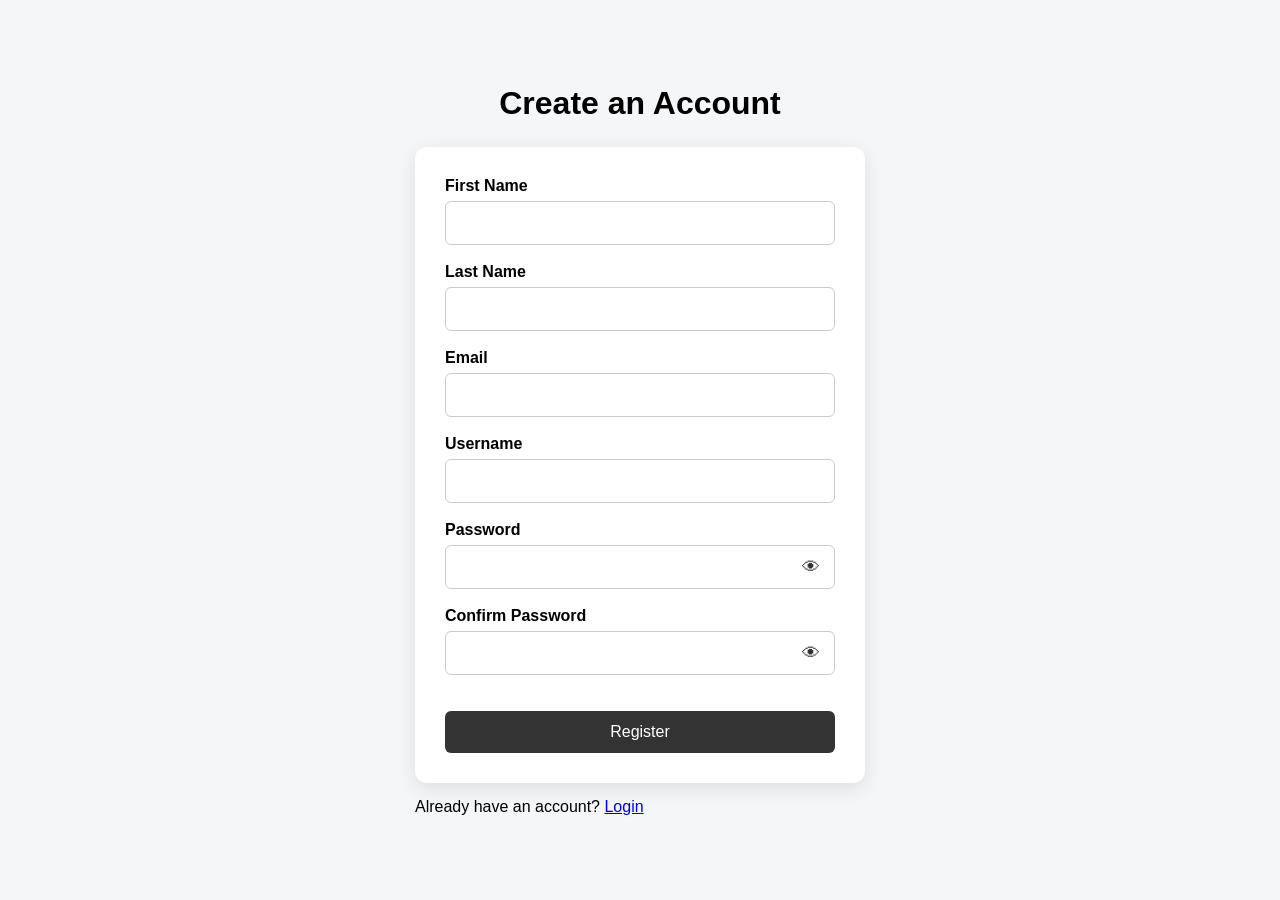
<file: index.html>
<!DOCTYPE html>
<html lang="en">
<head>
    <meta charset="UTF-8">
    <meta name="viewport" content="width=device-width, initial-scale=1.0">
    <title>User Portal</title>
    <link rel="stylesheet" href="style.css">
</head>
<body>

<div id="notification"></div> 
    
<div class="container">

    <h1>Create an Account</h1>

    <form id="registerForm">

    <label for="firstName">First Name</label>
    <input type="text" id="firstName" required>

    <br><br>

    <label for="lastName">Last Name</label>
    <input type="text" id="lastName" required>

    <br><br>

    <label for="email">Email</label>
    <input type="email" id="email" required>

    <br><br>

    <label for="username">Username</label>
    <input type="text" id="username" required>

    <br><br>

    <label for="password">Password</label>

    <div class="password-container">
        <input type="password" id="password" required>
        <button type="button" class="eye-button" id="togglePassword">👁</button>
    </div>

    <br>

    <label for="confirmPassword">Confirm Password</label>

    <div class="password-container">
        <input type="password" id="confirmPassword" required>
        <button type="button" class="eye-button" id="toggleConfirmPassword">👁</button>
    </div>

    <br><br>

    <button type="submit">Register</button>

    </form>

<p id="message"></p>

<p>
    Already have an account?
    <a href="login.html">Login</a>
</p>

</div>

<script src="script.js"></script>

</body>


</html>
</file>
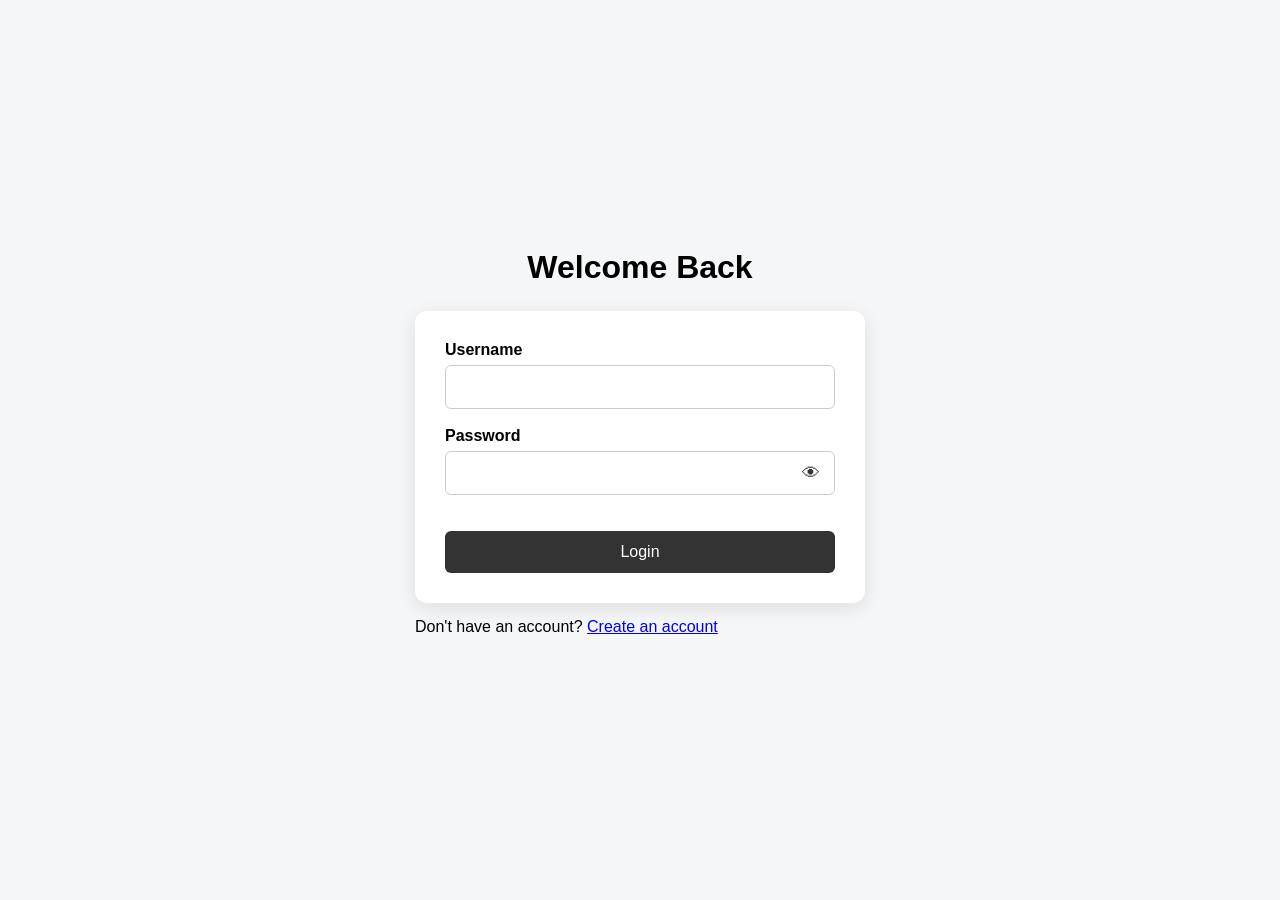
<file: admin-dashboard.html>
<!DOCTYPE html>
<html lang="en">
<head>
    <meta charset="UTF-8">
    <meta name="viewport" content="width=device-width, initial-scale=1.0">
    <title>User Portal - Admin Dashboard</title>
    <link rel="stylesheet" href="style.css">
</head>

<body>

<div class="container">

    <h1>Admin Dashboard</h1>

<p>Welcome, <span id="adminName"></span> </p>

<h2>Users</h2>

<div id="usersContainer"></div>

<div id="editMenu" class="edit-menu">

    <h2 id="editTitle">Edit User</h2>

    <label for="editFirstName">First Name</label>
    <input type="text" id="editFirstName">

    <label for="editLastName">Last Name</label>
    <input type="text" id="editLastName">

    <label for="editEmail">Email</label>
    <input type="email" id="editEmail">

    <label for="editRole">Role</label>
    <select id="editRole">
        <option value="User">User</option>
        <option value="Moderator">Moderator</option>
    </select>

    <br>

    <button class="admin-button" onclick="saveUserChanges()">Save</button>

    <button class="admin-button" onclick="closeEditMenu()">Cancel</button>

</div>

<br>

<button id="logoutButton">Logout</button>

</div>

<script src="admin-dashboard.js"></script>

</body>
</html>
</file>
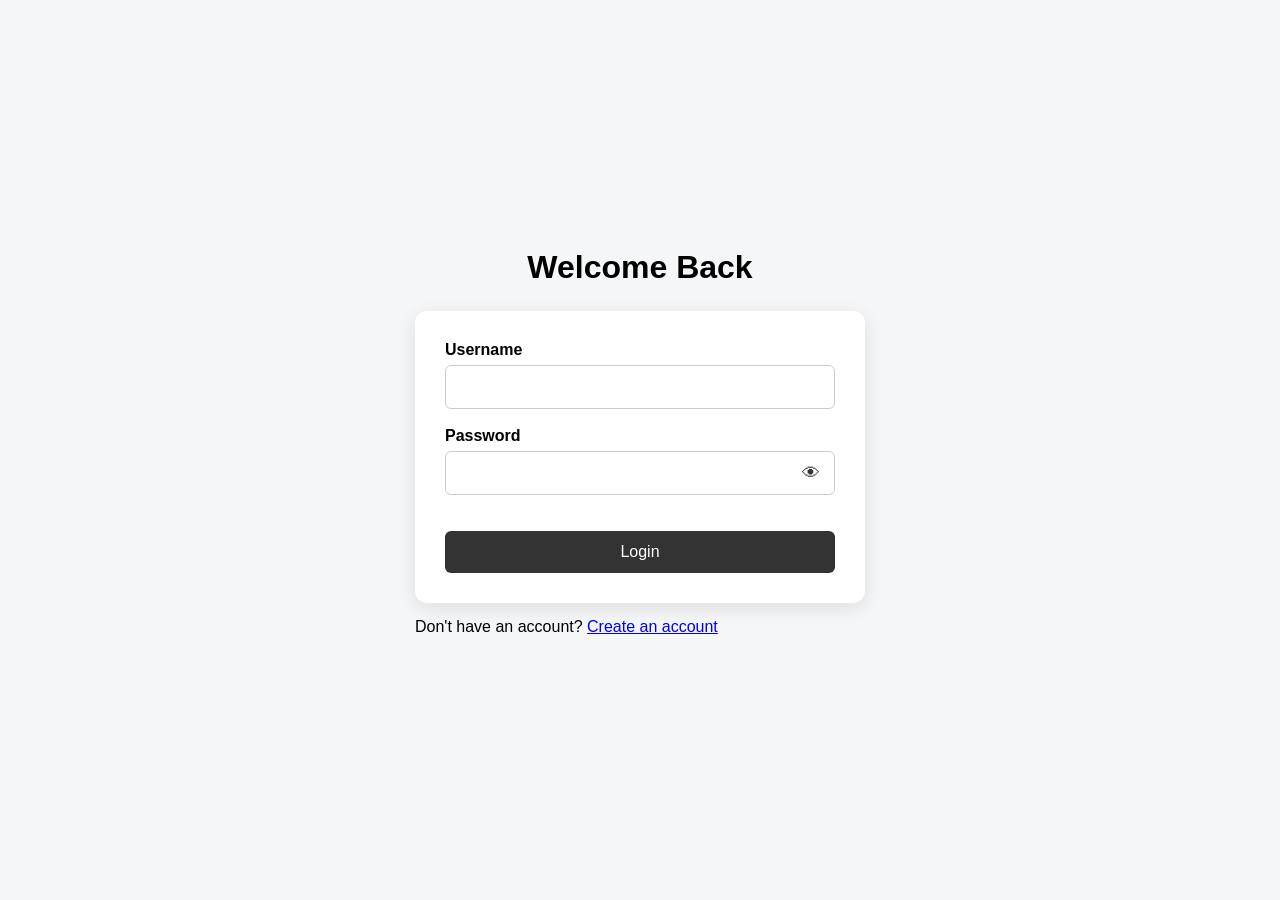
<file: dashboard.html>
<!DOCTYPE html>
<html lang="en">
<head>
    <meta charset="UTF-8">
    <meta name="viewport" content="width=device-width, initial-scale=1.0">
    <title>User Portal - Dashboard</title>
    <link rel="stylesheet" href="style.css">
</head>

<body>

    <div class="container">

        <h1>Welcome to Your Dashboard</h1>

        <div class="user-info">
            <p><strong>Username:</strong> <span id="username"></span></p>
            <p><strong>First Name:</strong> <span id="firstName"></span></p>
            <p><strong>Last Name:</strong> <span id="lastName"></span></p>
            <p><strong>Email:</strong> <span id="email"></span></p>
            <p><strong>Account Created:</strong> <span id="createdAt"></span></p>
        </div>

        <button id="logoutButton">Logout</button>

    </div>

    <script src="dashboard.js"></script>

</body>
</html>
</file>
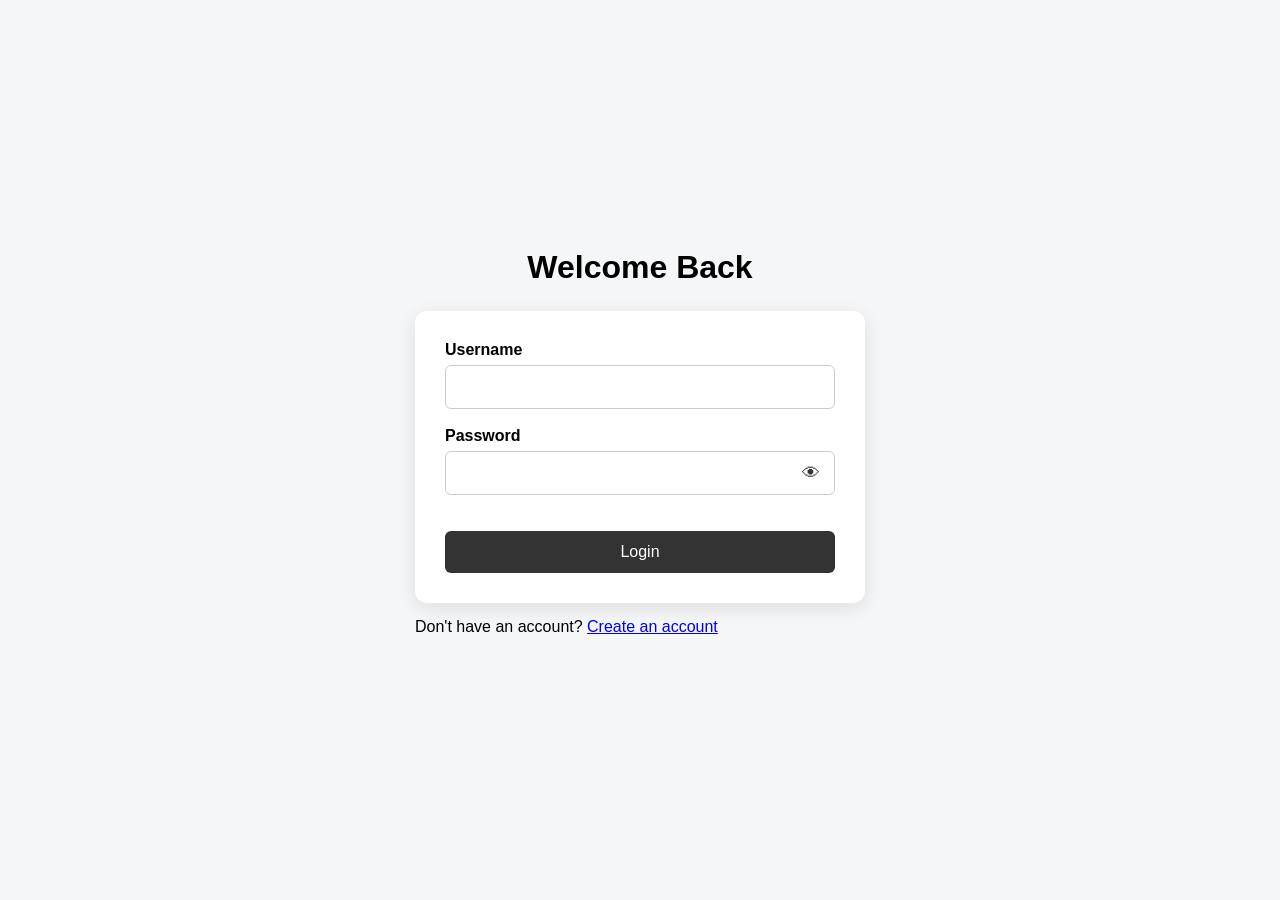
<file: login.html>
<!DOCTYPE html>
<html lang="en">
<head>
    <meta charset="UTF-8">
    <meta name="viewport" content="width=device-width, initial-scale=1.0">
    <title>User Portal - Login</title>
    <link rel="stylesheet" href="style.css">
</head>

<body>
    <div id="notification"></div>
    
    <div class="container">

        <h1>Welcome Back</h1>

        <form id="loginForm" autocomplete="off">

            <label for="username">Username</label>
            <input type="text" id="username" autocomplete="off" required>

            <br><br>

            <label for="password">Password</label>

            <div class="password-container">
                <input type="password" id="password" autocomplete="new-password" required>
                <button type="button" class="eye-button" id="togglePassword">👁</button>
            </div>

            <br><br>

            <button type="submit">Login</button>

        </form>

        <p id="message"></p>

        <p> Don't have an account? <a href="index.html">Create an account</a> </p>

        <script src="script.js"></script>

        

        <p id="message"></p>

    </div>

    <script src="login.js"></script>

</body>
</html>
</file>
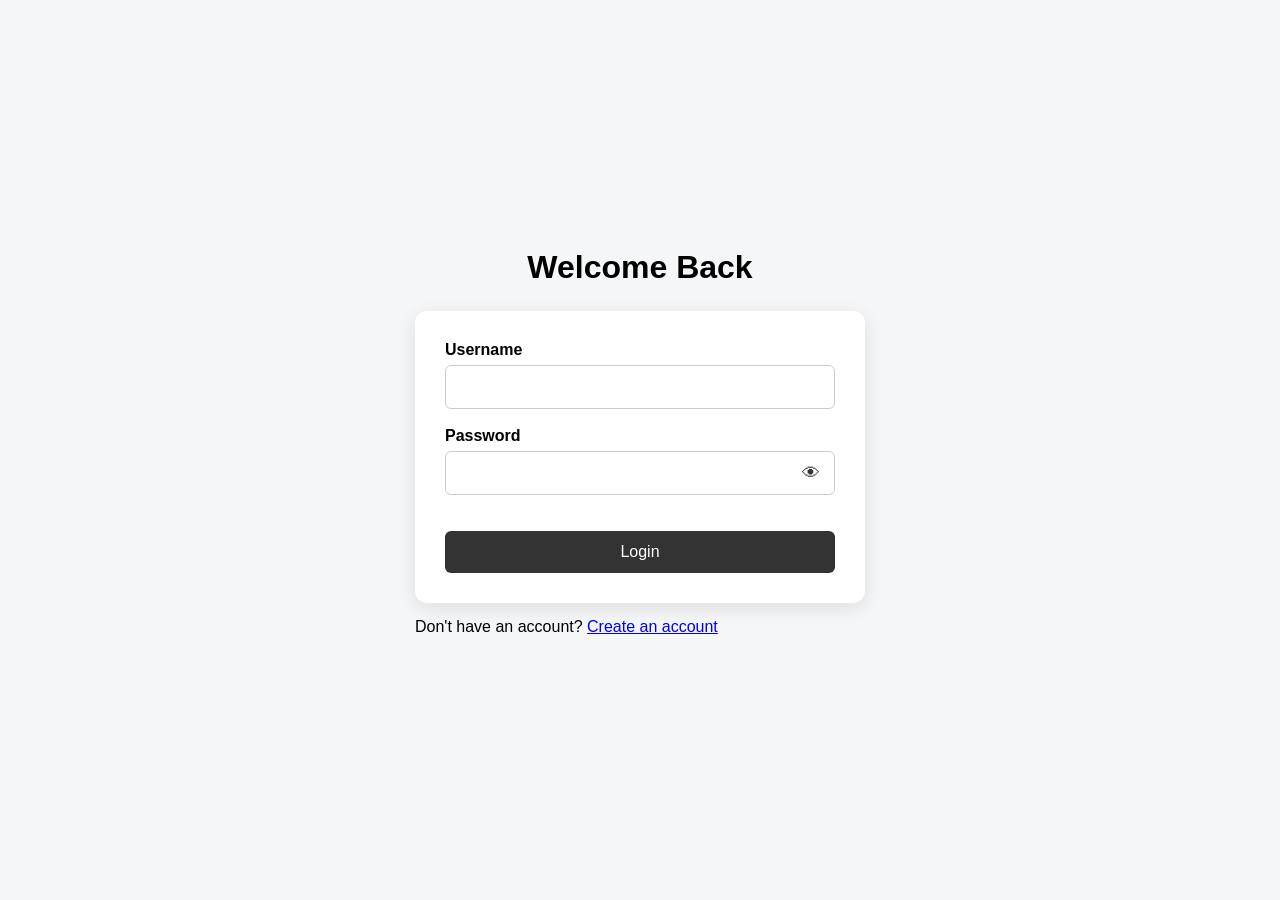
<file: moderator-dashboard.html>
<!DOCTYPE html>
<html lang="en">
<head>
    <meta charset="UTF-8">
    <meta name="viewport" content="width=device-width, initial-scale=1.0">
    <title>User Portal - Moderator Dashboard</title>
    <link rel="stylesheet" href="style.css">
</head>

<body>

<div class="container">

    <h1>Moderator Dashboard</h1>

    <p>Welcome, <span id="moderatorName"></span> </p>

    <h2>Users</h2>

    <div id="usersContainer"></div>

    <button id="logoutButton">Logout</button>

</div>

<script src="moderator-dashboard.js"></script>

</body>
</html>
</file>
<file: style.css>
* {
    box-sizing: border-box;
    margin: 0;
    padding: 0;
}

body {
    font-family: Arial, sans-serif;
    background: #f4f6f8;
    min-height: 100vh;
    display: flex;
    justify-content: center;
    align-items: center;
}

.container {
    width: 100%;
    max-width: 450px;
}

form {
    background: white;
    width: 100%;
    padding: 30px;
    border-radius: 12px;
    box-shadow: 0 5px 20px rgba(0, 0, 0, 0.1);
}

h1 {
    text-align: center;
    margin-bottom: 25px;
}

label {
    display: block;
    margin-bottom: 6px;
    font-weight: bold;
}

input {
    width: 100%;
    padding: 12px;
    border: 1px solid #ccc;
    border-radius: 6px;
    font-size: 16px;
}

input:focus {
    outline: none;
    border-color: #333;
}

button {
    width: 100%;
    padding: 12px;
    border: none;
    border-radius: 6px;
    background: #333;
    color: white;
    font-size: 16px;
    cursor: pointer;
}

button:hover {
    background: #555;
}

#message {
    text-align: center;
    margin-top: 15px;
    font-weight: bold;
}

.password-container {
    position: relative;
    width: 100%;
}

.password-container input {
    padding-right: 50px;
}

.eye-button {
    position: absolute;
    right: 10px;
    top: 50%;
    transform: translateY(-50%);
    width: auto;
    padding: 5px;
    background: transparent;
    color: #333;
    font-size: 18px;
    border: none;
    cursor: pointer;
}

.eye-button:hover {
    background: transparent;
}

#notification {
    position: fixed;
    top: 20px;
    right: 20px;
    min-width: 280px;
    max-width: 400px;
    padding: 15px 20px;
    background: #333;
    color: white;
    border-radius: 8px;
    box-shadow: 0 4px 15px rgba(0, 0, 0, 0.2);
    display: none;
    z-index: 1000;
    font-weight: bold;
}

.admin-button {
    width: auto;
    padding: 6px 12px;
    font-size: 14px;
    margin: 3px;
}

.edit-menu {
    display: none;
    position: fixed;
    top: 50%;
    left: 50%;
    transform: translate(-50%, -50%);
    background: white;
    padding: 25px;
    width: 300px;
    border-radius: 12px;
    box-shadow: 0 5px 25px rgba(0, 0, 0, 0.3);
    text-align: center;
    z-index: 1000;
}
</file>
